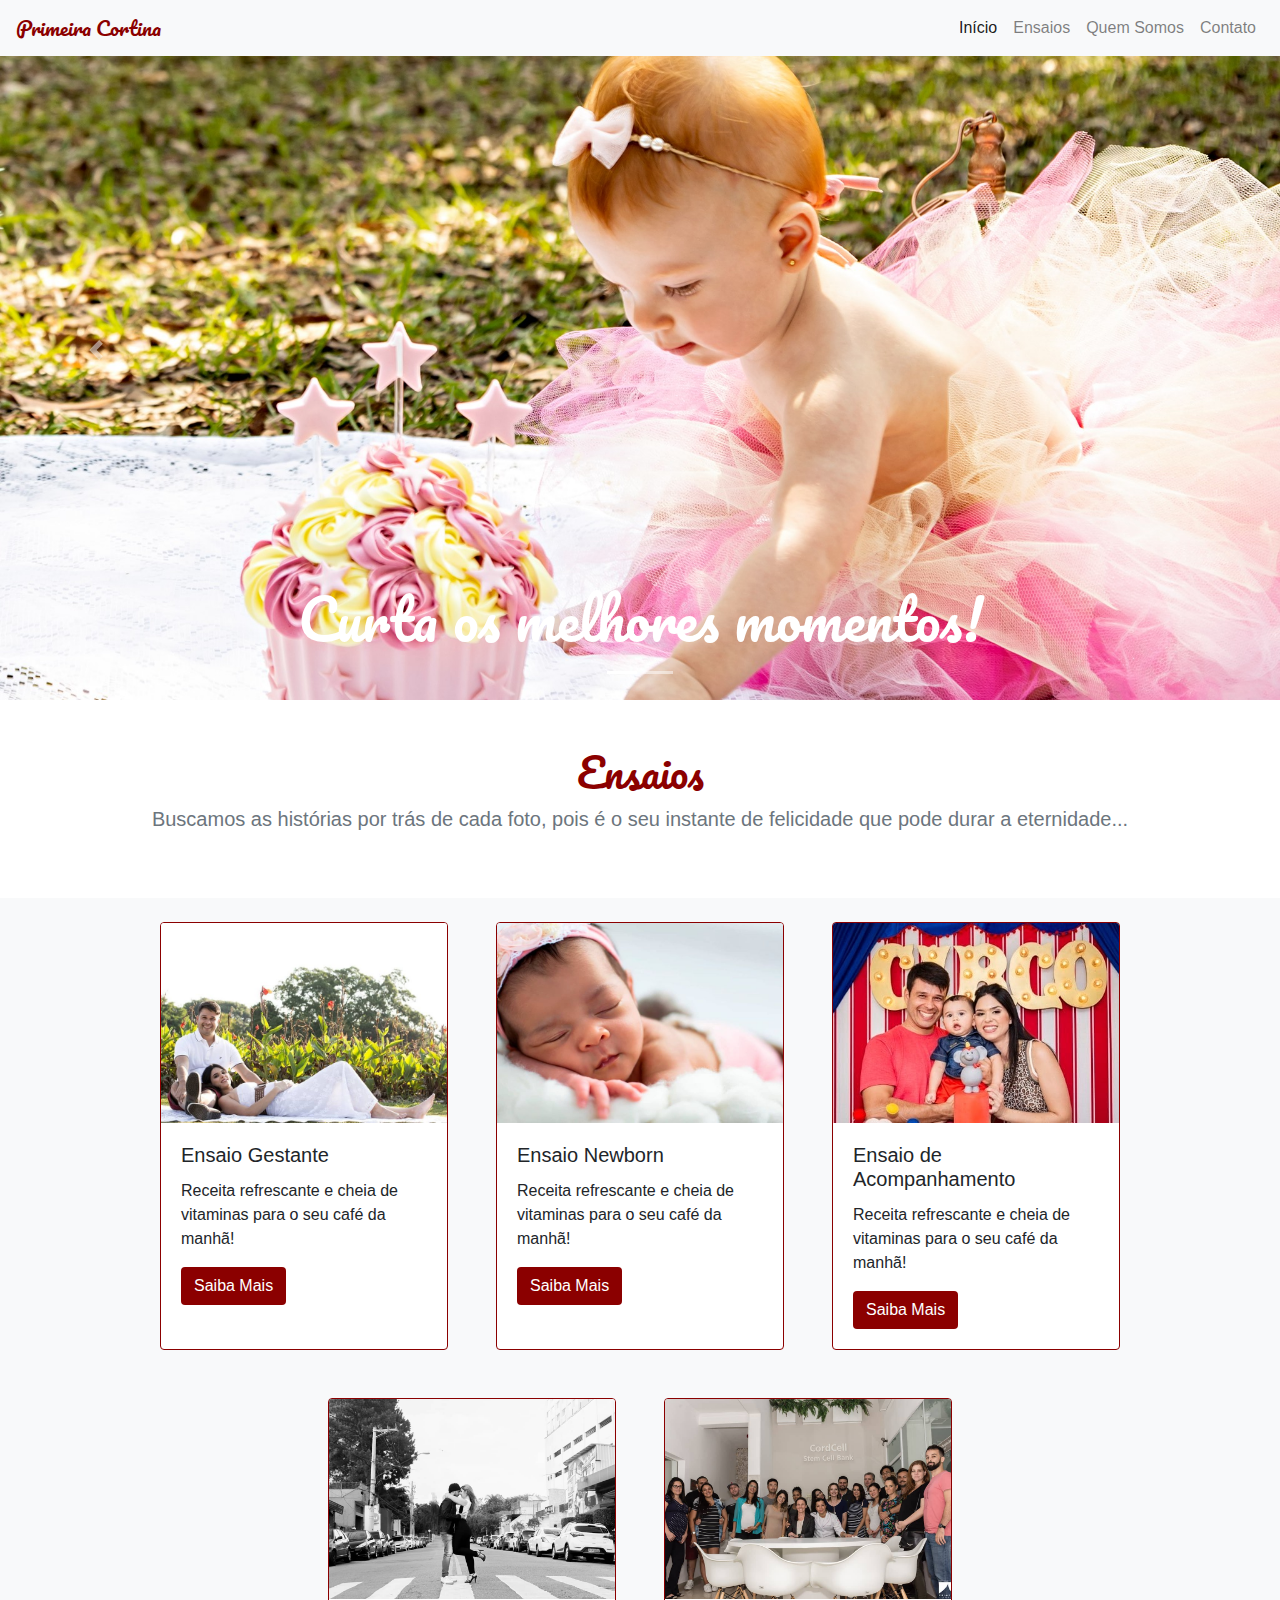
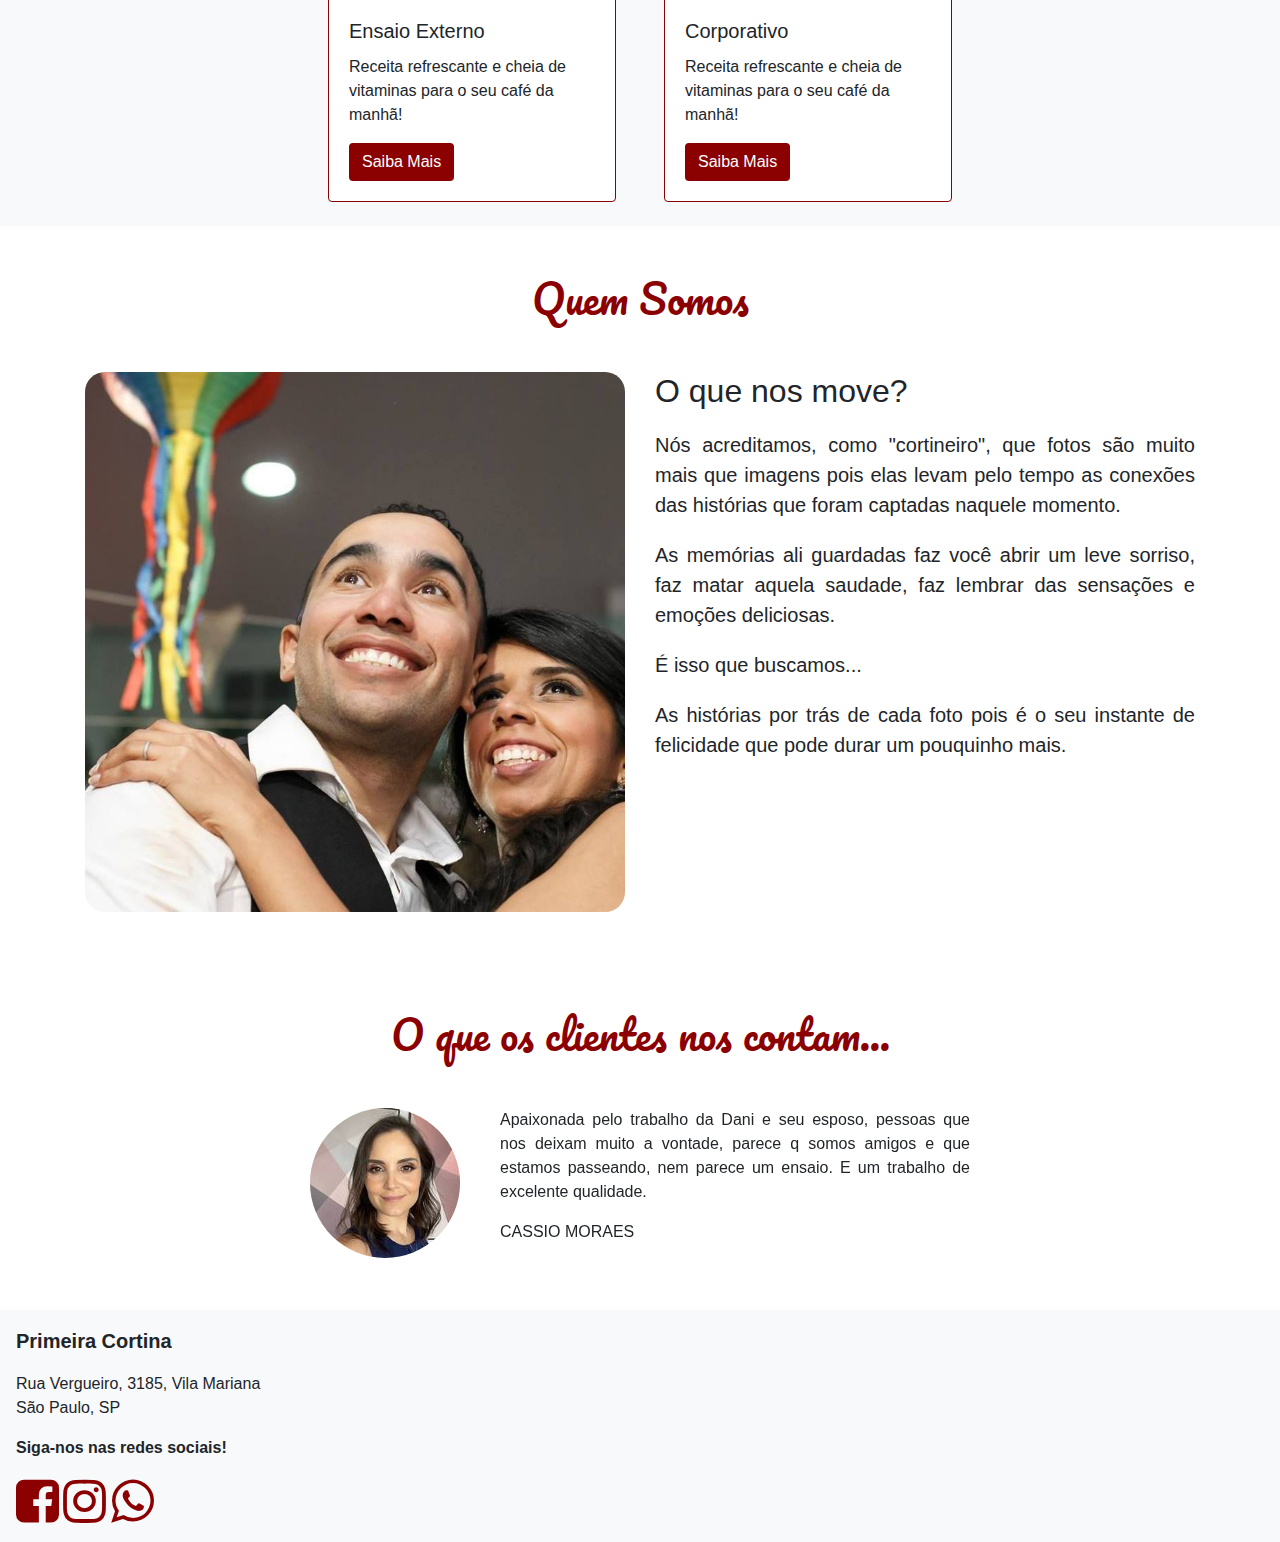
<file: index.html>
<!DOCTYPE html>
<html>

<head>
    <meta charset="utf-8">
    <meta name="viewport" content="width=device-width, initial-scale=1">
    <title>Primeira Cortina</title>
    <link href="https://fonts.googleapis.com/css2?family=Pacifico&display=swap" rel="stylesheet">
    <link rel="stylesheet" href="https://stackpath.bootstrapcdn.com/bootstrap/4.3.1/css/bootstrap.min.css"
        integrity="sha384-ggOyR0iXCbMQv3Xipma34MD+dH/1fQ784/j6cY/iJTQUOhcWr7x9JvoRxT2MZw1T" crossorigin="anonymous">
    <link rel="stylesheet" href="https://cdnjs.cloudflare.com/ajax/libs/font-awesome/4.7.0/css/font-awesome.min.css">
    <link rel="stylesheet" type="text/css" href="style.css">
</head>

<body>
    <header>
        <nav class="navbar navbar-expand-lg navbar-light bg-light fixed-top">
            <a class="navbar-brand fonte-titulo cor-especial" href="#">Primeira Cortina</a>
            <button class="navbar-toggler" type="button" data-toggle="collapse" data-target="#navbarNav"
                aria-controls="navbarNav" aria-expanded="false" aria-label="Toggle navigation">
                <span class="navbar-toggler-icon"></span>
            </button>
            <div class="collapse navbar-collapse justify-content-end" id="navbarNav">
                <ul class="navbar-nav">
                    <li class="nav-item active">
                        <a class="nav-link" href="#">Início <span class="sr-only">(current)</span></a>
                    </li>
                    <li class="nav-item">
                        <a class="nav-link" href="#">Ensaios</a>
                    </li>
                    <li class="nav-item">
                        <a class="nav-link" href="#">Quem Somos</a>
                    </li>
                    <li class="nav-item">
                        <a class="nav-link" data-toggle="modal" data-target="#modal-contato" href="#">Contato</a>
                    </li>
                </ul>
            </div>
        </nav>
    </header>

    <main>
        <section class="carrosel">
            <div id="carouselExampleCaptions" class="carousel slide" data-interval="3000" data-ride="carousel">
                <ol class="carousel-indicators">
                    <li data-target="#carouselExampleCaptions" data-slide-to="0" class="active"></li>
                    <li data-target="#carouselExampleCaptions" data-slide-to="1"></li>
                </ol>
                <div class="carousel-inner">
                    <div class="carousel-item active">
                        <img src="img/fotobebe.jpg" class="d-block w-100 imagem-carrose-um" alt="...">
                        <div class="carousel-caption d-none d-md-block ">
                            <h1 class="fonte-titulo display-4">Curta os melhores momentos!</h1>
                        </div>
                    </div>
                    <div class="carousel-item">
                        <img src="img/fotogestante.jpg" class="d-block w-100 imagem-carrose-dois" alt="...">
                        <div class="carousel-caption d-none d-md-block ">
                            <h1 class="fonte-titulo display-4">Registre e ganhe memórias!</h1>
                        </div>
                    </div>
                </div>
                <a class="carousel-control-prev" href="#carouselExampleCaptions" role="button" data-slide="prev">
                    <span class="carousel-control-prev-icon" aria-hidden="true"></span>
                    <span class="sr-only">Previous</span>
                </a>
                <a class="carousel-control-next" href="#carouselExampleCaptions" role="button" data-slide="next">
                    <span class="carousel-control-next-icon" aria-hidden="true"></span>
                    <span class="sr-only">Next</span>
                </a>
            </div>
        </section>

        <section id="titulo">
            <h1 class="text-center fonte-titulo cor-especial pt-5">Ensaios</h1>
            <p class="text-center text-secondary pb-5 fonte-paragrafo">Buscamos as histórias por trás de cada foto, pois
                é o seu instante de felicidade que pode durar a eternidade...</p>
        </section>
        <section class="container-fluid bg-light" id="ensaios">
            <div class="row justify-content-center">
                <article class="card borda-cor-especial card-largura p-0 m-4 col-sm-6 col-md-4 col-lg-3">
                    <img src="img/ensaiogestante.png" class="card-img-top card-posicao-imagem"
                        alt="prato com vegetais e abacate">
                    <div class="card-body">
                        <h5 class="card-title">Ensaio Gestante</h5>
                        <p class="card-text">Receita refrescante e cheia de vitaminas para o seu café da manhã!</p>
                        <a href="#" class="btn botao-cor-especial">Saiba Mais</a>
                    </div>
                </article>
                <article class="card borda-cor-especial card-largura p-0 m-4 col-sm-6 col-md-4 col-lg-3">
                    <img src="img/ensaionewborn.jpg" class="card-img-top card-posicao-imagem"
                        alt="prato com frutas cortadas">
                    <div class="card-body">
                        <h5 class="card-title">Ensaio Newborn</h5>
                        <p class="card-text">Receita refrescante e cheia de vitaminas para o seu café da manhã!</p>
                        <a href="#" class="btn botao-cor-especial">Saiba Mais</a>
                    </div>
                </article>
                <article class="card borda-cor-especial card-largura p-0 m-4 col-sm-6 col-md-4 col-lg-3">
                    <img src="img/ensaioacompanhamento.jpg" class="card-img-top card-posicao-imagem"
                        alt="prato de legumes variados refogados">
                    <div class="card-body">
                        <h5 class="card-title">Ensaio de Acompanhamento</h5>
                        <p class="card-text">Receita refrescante e cheia de vitaminas para o seu café da manhã!</p>
                        <a href="#" class="btn botao-cor-especial">Saiba Mais</a>
                    </div>
                </article>
                <article class="card borda-cor-especial card-largura p-0 m-4 col-sm-6 col-md-4 col-lg-3">
                    <img src="img/ensaioexterno.jpg" class="card-img-top card-posicao-imagem"
                        alt="prato de pimentões recheados com carne e camarão">
                    <div class="card-body">
                        <h5 class="card-title">Ensaio Externo</h5>
                        <p class="card-text">Receita refrescante e cheia de vitaminas para o seu café da manhã!</p>
                        <a href="#" class="btn botao-cor-especial">Saiba Mais</a>
                    </div>
                </article>
                <article class="card borda-cor-especial card-largura p-0 m-4 col-sm-6 col-md-4 col-lg-3">
                    <img src="img/ensaiocorporativo.jpg" class="card-img-top card-posicao-imagem"
                        alt="prato com legumes estilo oriental">
                    <div class="card-body">
                        <h5 class="card-title">Corporativo</h5>
                        <p class="card-text">Receita refrescante e cheia de vitaminas para o seu café da manhã!</p>
                        <a href="#" class="btn botao-cor-especial">Saiba Mais</a>
                    </div>
                </article>
            </div>
        </section>
        <h1 class="text-center fonte-titulo cor-especial pt-5">Quem Somos</h1>
        <div class="container" id="quem-somos">
            <div class="row">
                <section id="img-quem-somos" class="col-sm-6">
                    <img class="familia" src="img/quemsomos.jpg">
                </section>
                <section class="col-sm-6" id="ajuste-quem-somos">
                    <h2>O que nos move?</h2>
                    <p class="paragrafo-quem-somos">
                        Nós acreditamos, como "cortineiro", que fotos são muito mais que imagens pois elas levam pelo
                        tempo as
                        conexões das histórias que foram captadas naquele momento.</p>
                    <p class="paragrafo-quem-somos">As memórias ali guardadas faz você abrir um leve sorriso, faz matar
                        aquela saudade, faz lembrar das sensações e emoções deliciosas.</p>
                    <p class="paragrafo-quem-somos">É isso que buscamos...</p>
                    <p class="paragrafo-quem-somos">As histórias por trás de cada foto pois é o seu instante de
                        felicidade que pode durar um
                        pouquinho mais.</p>
                </section>
            </div>
        </div>

        <!----Comentários> <---->

        <div class="container">
            <h1 class="text-center fonte-titulo cor-especial pt-5">O que os clientes nos contam...</h1>
            <div id="carrosel-comentario" class="carousel slide" data-interval="2000" data-ride="carousel">
                <div class="carousel-inner">
                    <div class="carousel-item active">
                        <div class="row justify-content-center">
                            <section class="col-sm-2 ajuste-comentario">
                                <img class="comentário" src="img/comentario1.jpg" class="d-block" alt="...">
                            </section>
                            <div class="col-sm-10 texto-comentario">
                                <p>Apaixonada pelo trabalho da Dani e seu esposo, pessoas que nos deixam muito a vontade, parece q somos amigos e que estamos passeando, nem parece um ensaio. E um trabalho de excelente qualidade.<p>
                                <p class="nome-comentario">CASSIO MORAES</p>
                            </div>
                        </div>
                    </div>
                    <div class="carousel-item">
                        <div class="row justify-content-center">
                            <section class="col-sm-2 ajuste-comentario">
                                <img class="comentário" src="img/comentario2.jpg" class="d-block" alt="...">
                            </section>
                            <div class="col-sm-10 texto-comentario">
                                <p>Dani, nos so temos a agradecer o registro desse momento tao especial para nós. Toda a dedicação, profissionalismo e leveza com que conduziram o ensaio nos deixou super a vontade. Foi leve, espontâneo do jeitinho que a gente queria...</p>
                                <p class="nome-comentario">ADRIANA SODEYAMA</p>
                            </div>
                        </div>
                    </div>
                    <div class="carousel-item">
                        <div class="row justify-content-center">
                            <section class="col-sm-2 ajuste-comentario">
                                <img class="comentário" src="img/comentario3.jpg" class="d-block" alt="...">
                            </section>
                            <div class="col-sm-10 texto-comentario">
                                <p>Obrigada Dani e Marcos! Nós amamos compartilhar com vcs esse momento especial! O amor que vcs colocam no trabalho torna tudo mais incrível!</p>
                                <p class="nome-comentario">CARINA ALVES</p>
                            </div>
                        </div>
                    </div>
                </div>
            </div>
        </div>
    </main>

    <!----Rodapé> <---->

    <footer class="rodape-info p-3">
        <p class="nome-empresa"><strong> Primeira Cortina</strong></p>
        <address>
            Rua Vergueiro, 3185, Vila Mariana<br>
            São Paulo, SP<br>
        </address>
        <p class="convite"><strong>Siga-nos nas redes sociais!</strong></p>
        <div class="icon">
            <i class="fa fa-facebook-square" style="font-size:50px;color:darkred;"></i>
            <i class="fa fa-instagram" style="font-size:50px;color:darkred;"></i>
            <i class="fa fa-whatsapp" style="font-size:50px;color:darkred;"></i>
        </div>
    </footer>

    <!----Modal> <---->
    <div class="modal fade" id="modal-contato" tabindex="-1" role="dialog" aria-labelledby="exampleModalLabel"
        aria-hidden="true">
        <div class="modal-dialog" role="document">
            <dialog class="modal-content">
                <header class="modal-header">
                    <h5 class="modal-title" id="exampleModalLabel">Entre em contato</h5>
                    <button type="button" class="close" data-dismiss="modal" aria-label="Close">
                        <span aria-hidden="true">&times;</span>
                    </button>
                </header>
                <main class="modal-body">
                    <form>
                        <div class="form-group">
                            <label for="formGroupExampleInput">Nome completo</label>
                            <input type="text" class="form-control" id="formGroupExampleInput"
                                placeholder="Insira seu nome">
                        </div>
                        <div class="form-group">
                            <label for="exampleFormControlInput1">Endereço de e-mail</label>
                            <input type="email" class="form-control" id="exampleFormControlInput1"
                                placeholder="nome@examplo.com">
                        </div>
                        <div class="form-group">
                            <label for="exampleFormControlTextarea1">Deixe seu comentário</label>
                            <textarea class="form-control" id="exampleFormControlTextarea1"
                                placeholder="Insira aqui seu comentário" rows="3"></textarea>
                        </div>
                    </form>
                </main>
                <footer class="modal-footer">
                    <button type="button" class="btn btn-secondary" data-dismiss="modal">Fechar</button>
                    <button type="button" class="btn botao-cor-especial">Enviar</button>
                </footer>
            </dialog>
        </div>
    </div>


    <script src="https://code.jquery.com/jquery-3.3.1.slim.min.js"
        integrity="sha384-q8i/X+965DzO0rT7abK41JStQIAqVgRVzpbzo5smXKp4YfRvH+8abtTE1Pi6jizo"
        crossorigin="anonymous"></script>
    <script src="https://cdnjs.cloudflare.com/ajax/libs/popper.js/1.14.7/umd/popper.min.js"
        integrity="sha384-UO2eT0CpHqdSJQ6hJty5KVphtPhzWj9WO1clHTMGa3JDZwrnQq4sF86dIHNDz0W1"
        crossorigin="anonymous"></script>
    <script src="https://stackpath.bootstrapcdn.com/bootstrap/4.3.1/js/bootstrap.min.js"
        integrity="sha384-JjSmVgyd0p3pXB1rRibZUAYoIIy6OrQ6VrjIEaFf/nJGzIxFDsf4x0xIM+B07jRM"
        crossorigin="anonymous"></script>
</body>

</html>
</file>
<file: style.css>
.card-largura {
    max-width: 18rem;
}

.imagem-carrose-um {
    object-fit: cover;
    object-position: 30% 25%;
    height: 700px;
}

.imagem-carrose-dois {
    object-fit: cover;
    object-position: 30% 25%;
    height: 700px;
}

.fonte-titulo {
    font-family: 'Pacifico', cursive;
    color: #fff;
}

.cor-especial {
    color: darkred!important;
}

.fonte-paragrafo {
    font-size: 20px;
}

.botao-cor-especial {
    background-color: darkred;
    color: white;
}

.borda-cor-especial {
    border-color: darkred;
}

.card-posicao-imagem {
    object-fit: cover;
    height: 200px;
    
}
.rodape {
    font-size:20px;
}

.familia {
    border-radius: 20px;
    width: 100%;
    
}

.paragrafo-quem-somos {
    margin-top: 20px;
    font-size: 20px;
    text-align: justify;    
}

#quem-somos {
    margin-top: 50px;
    object-fit: cover;
    margin-bottom: 50px;
}

.rodape-info {
    background-color:#f8f9fa;
    
}
.nome-empresa {
    font-size: 20px;
}

.comentário {
    border-radius: 50%;
}

#carrosel-comentario {
    margin-top: 50px;
    margin-bottom: 50px;
}

.texto-comentario {
    max-width: 500px;
    text-align: justify;
}

.nome-comentario {
    font-weight:500;
    
}

@media (max-width: 576px) {
    .ajuste-comentario {
        text-align: left!important;
        max-width: none;
    }
}

@media (max-width: 576px) {
    #img-quem-somos {
        max-width: none;
        flex: none;
    }
}

@media (min-width: 768px) {
   #img-quem-somos {
        max-width: none;
        flex: none;
    }
}

@media (min-width: 768px) {
    #ajuste-quem-somos {
         max-width: none;
         flex: none;
     }
 }

 @media (min-width: 768px) {
    .ajuste-comentario {
         max-width: none;
     }
 }

 @media (min-width: 992px) { 
    #img-quem-somos {
        max-width: 50%;
    }
 }

 @media (min-width: 992px) { 
    #ajuste-quem-somos {
        max-width: 50%;
    }
 }

 @media (min-width: 1200px) { 
    #img-quem-somos {
        max-width: 50%;
    }
 }

 @media (min-width: 1200px) { 
    #ajuste-quem-somos {
        max-width: 50%;
    }
 }
</file>
